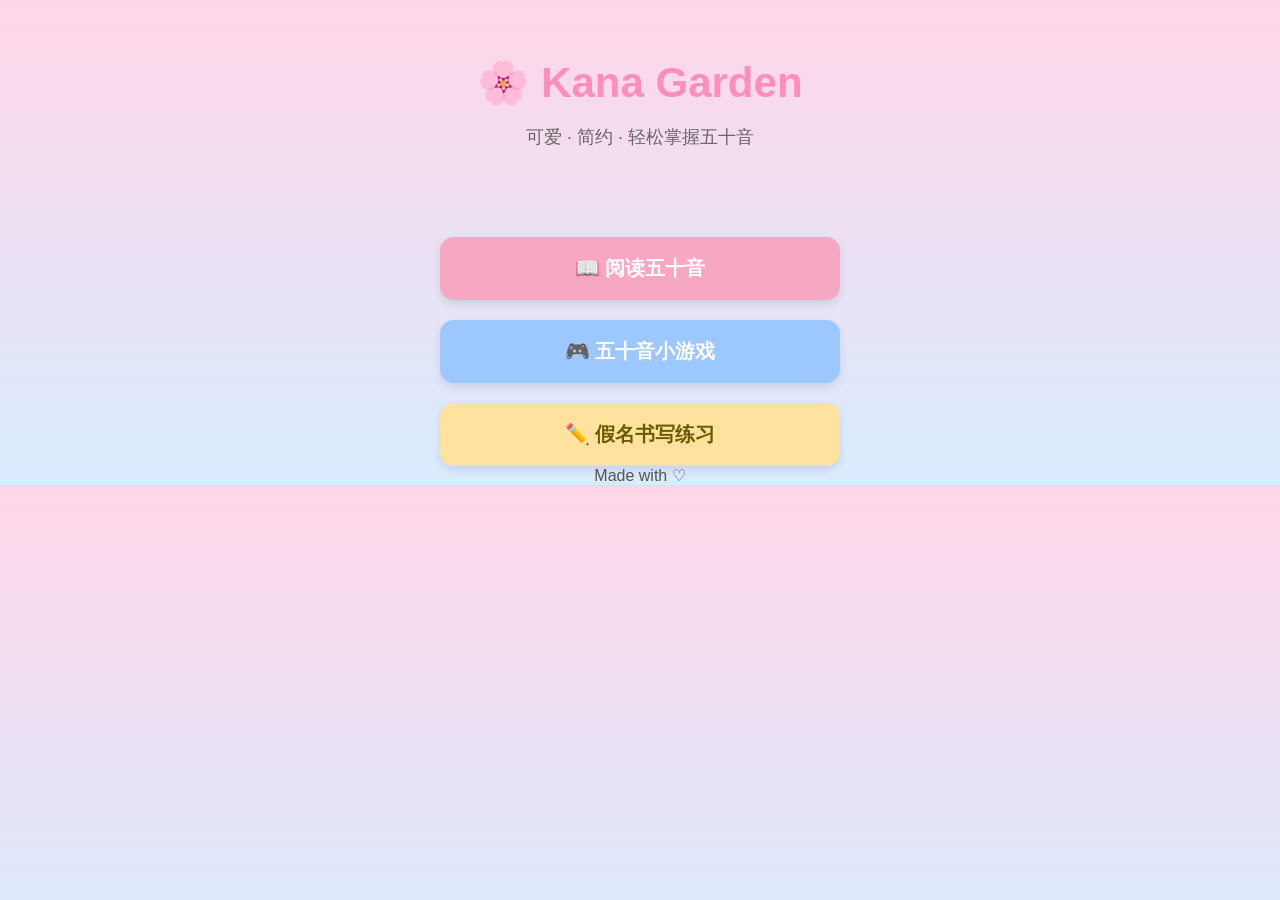
<file: index.html>
<!DOCTYPE html>
<html lang="zh">
<head>
  <meta charset="UTF-8">
  <meta name="viewport" content="width=device-width, initial-scale=1.0">
  <title>Kana Garden | 五十音花园</title>
  <link rel="stylesheet" href="assets/style.css">
</head>

<body>
<header class="header">
  <h1 class="logo">🌸 Kana Garden</h1>
  <p class="sub">可爱 · 简约 · 轻松掌握五十音</p>
</header>

<main class="menu">
  <a class="menu-btn pink" href="reading.html">📖 阅读五十音</a>
  <a class="menu-btn blue" href="game.html">🎮 五十音小游戏</a>
  <a class="menu-btn yellow" href="writing.html">✏️ 假名书写练习</a>
</main>

<footer class="footer">
  Made with ♡
</footer>
</body>
</html>
</file>
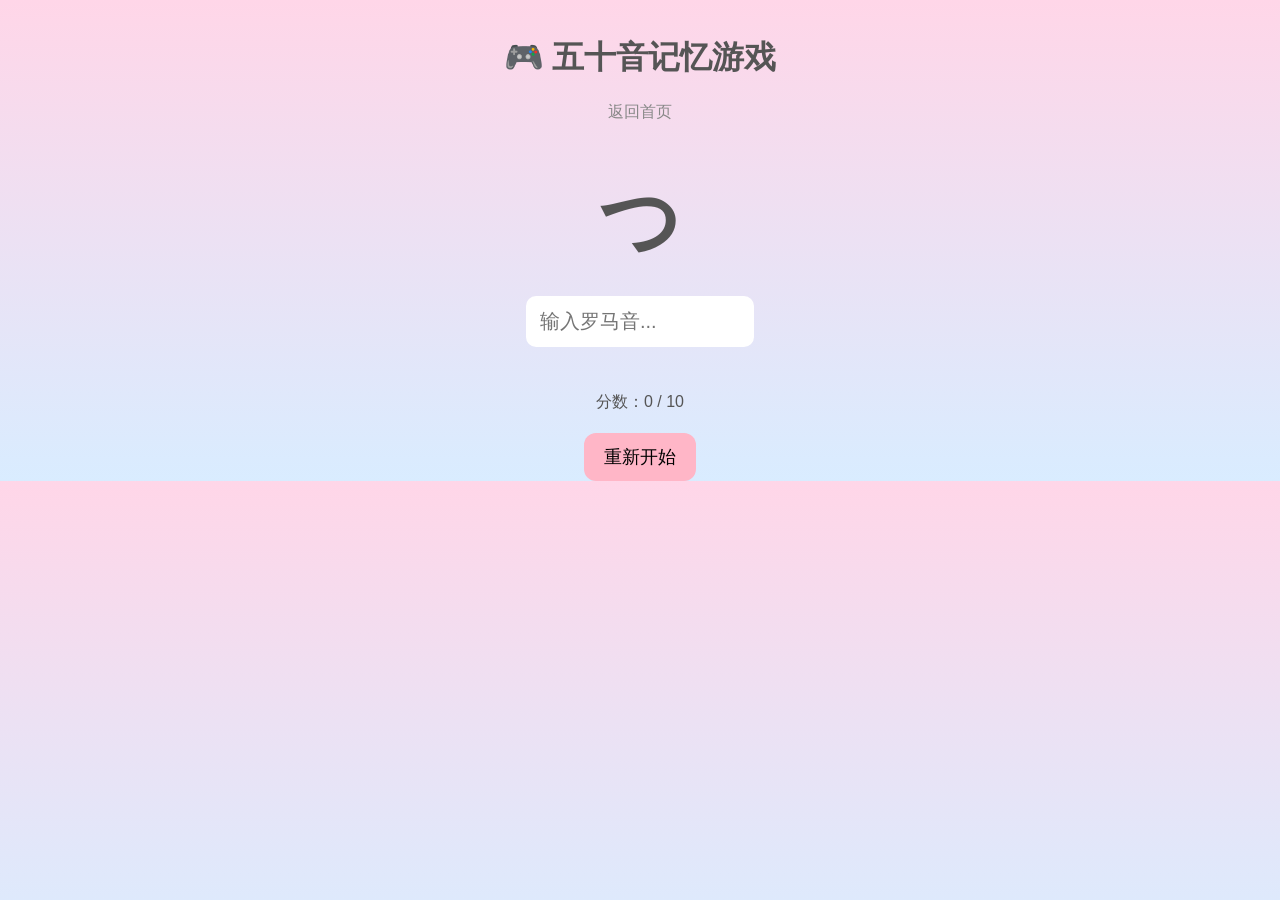
<file: game.html>
<!DOCTYPE html>
<html lang="zh">
<head>
  <meta charset="UTF-8">
  <meta name="viewport" content="width=device-width, initial-scale=1.0">
  <title>五十音游戏 | Kana Garden</title>
  <link rel="stylesheet" href="assets/style.css">
</head>

<body>
<header class="header small">
  <h1>🎮 五十音记忆游戏</h1>
  <a class="back" href="index.html">返回首页</a>
</header>

<main class="game-box">
  <div id="question" class="game-question">あ</div>

  <input id="answer" class="answer" placeholder="输入罗马音..." autocomplete="off">

  <div id="feedback" class="feedback"></div>

  <div class="score-box">
    分数：<span id="score">0</span> / 10
  </div>

  <button id="restart" class="restart">重新开始</button>
</main>

<script src="js/kana-data.js"></script>
<script src="js/game.js"></script>

</body>
</html>
</file>
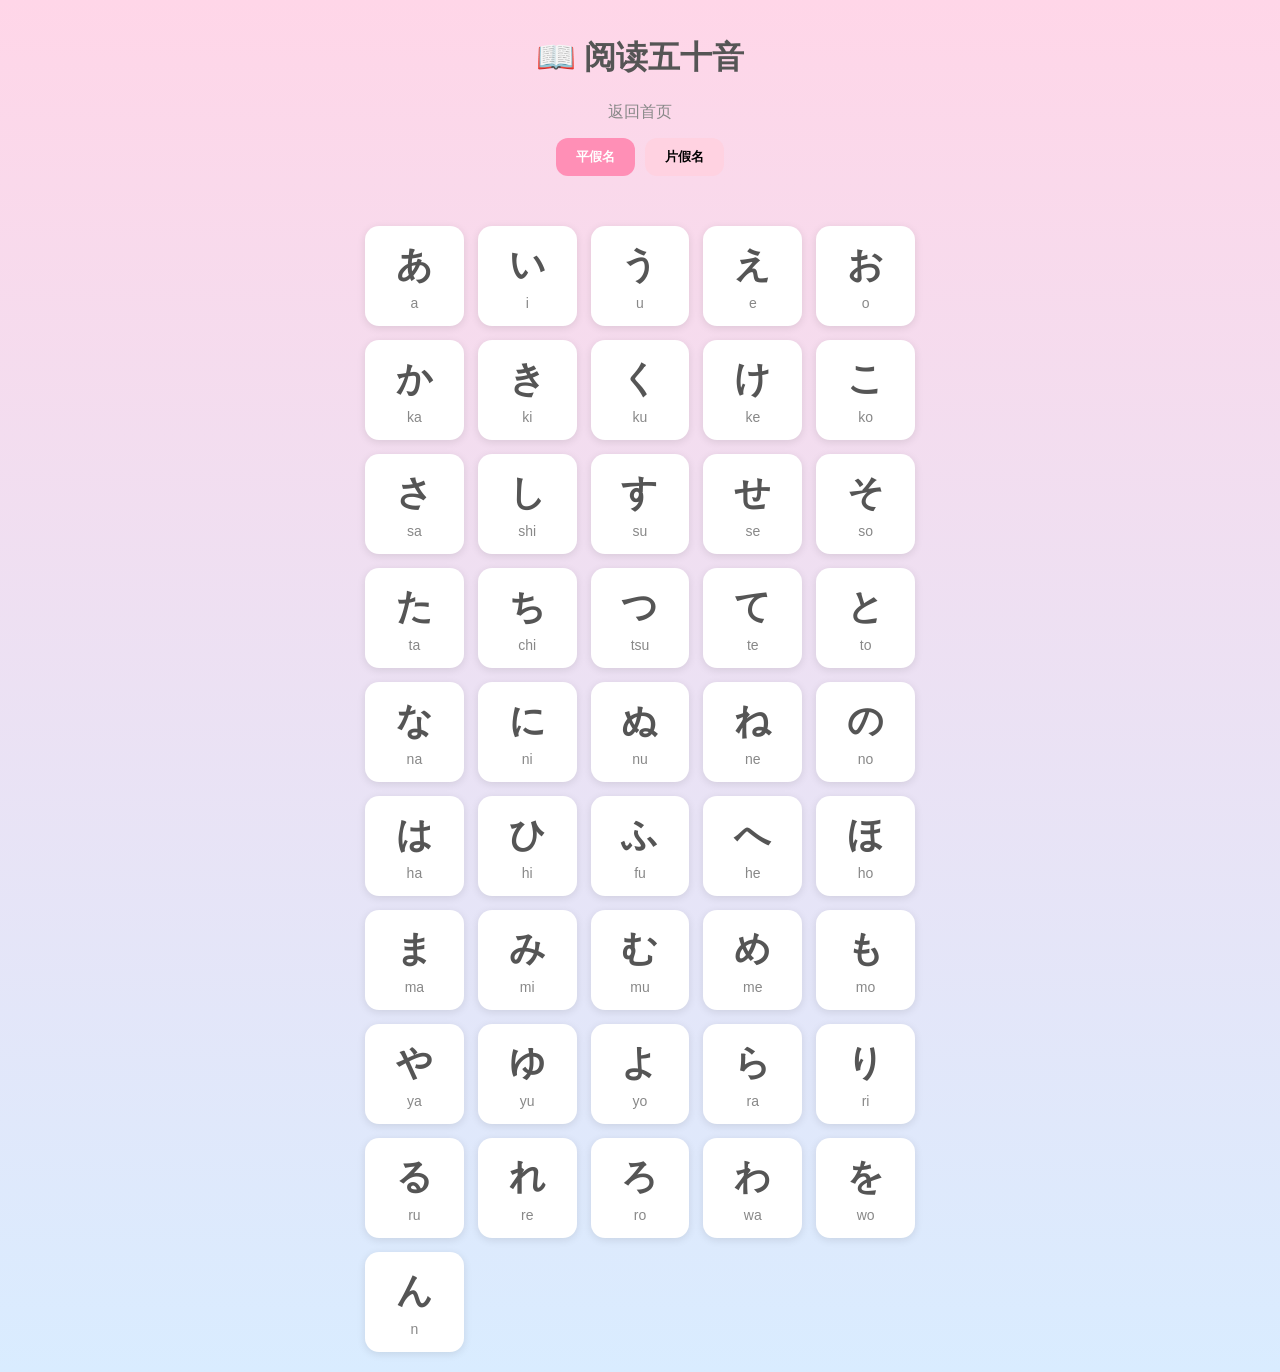
<file: reading.html>
<!DOCTYPE html>
<html lang="zh">
<head>
  <meta charset="UTF-8">
  <meta name="viewport" content="width=device-width, initial-scale=1.0">
  <title>阅读五十音 | Kana Garden</title>
  <link rel="stylesheet" href="assets/style.css">
</head>

<body>
<header class="header small">
  <h1>📖 阅读五十音</h1>
  <a class="back" href="index.html">返回首页</a>

  <div class="toggle-box">
    <button id="hiraganaBtn" class="active">平假名</button>
    <button id="katakanaBtn">片假名</button>
  </div>
</header>

<main>
  <div id="kanaGrid" class="kana-grid"></div>
</main>

<script src="js/kana-data.js"></script>
<script src="js/reading.js"></script>

</body>
</html>
</file>
<file: assets/style.css>
/* --------------------
   全局基础样式
---------------------*/
body {
  margin: 0;
  font-family: "Nunito", sans-serif;
  background: linear-gradient(to bottom, #ffd6e8, #d9ecff);
  color: #555;
  text-align: center;
}

/* 黑色字体避免过浅 */
h1, h2, h3, p { color: #555; }

/* --------------------
   Header / Logo
---------------------*/
.header {
  padding: 30px 20px;
}
.header.small {
  padding: 15px 20px;
}

.logo {
  font-size: 42px;
  font-weight: 900;
  color: #ff8fb6;
}

.sub {
  margin-top: -10px;
  font-size: 18px;
  color: #666;
}

.back {
  font-size: 16px;
  text-decoration: none;
  color: #888;
}

/* --------------------
   首页按钮
---------------------*/
.menu {
  display: flex;
  flex-direction: column;
  max-width: 400px;
  margin: 0 auto;
  margin-top: 40px;
  gap: 20px;
}

.menu-btn {
  padding: 18px;
  font-size: 20px;
  border-radius: 14px;
  text-decoration: none;
  color: white;
  font-weight: 700;
  transition: transform 0.15s ease;
  box-shadow: 0 4px 10px rgba(0,0,0,0.1);
}

.menu-btn:hover {
  transform: translateY(-4px);
}

.pink    { background: #f7a7c2; }
.blue    { background: #9dc7ff; }
.yellow  { background: #ffe29d; color: #6b5c00; }

/* --------------------
   阅读：假名网格
---------------------*/
.toggle-box {
  margin: 15px;
  display: flex;
  justify-content: center;
  gap: 10px;
}

.toggle-box button {
  padding: 10px 20px;
  border-radius: 12px;
  font-weight: bold;
  border: none;
  background: #ffd2e1;
  cursor: pointer;
}

.toggle-box button.active {
  background: #ff8fb6;
  color: white;
}

.kana-grid {
  display: grid;
  grid-template-columns: repeat(5, 1fr);
  max-width: 550px;
  margin: 20px auto;
  gap: 14px;
}

.kana-card {
  background: white;
  border-radius: 14px;
  padding: 15px 0;
  box-shadow: 0 2px 8px rgba(0,0,0,0.1);
}

.kana {
  font-size: 36px;
  font-weight: bold;
}

.romaji {
  margin-top: 5px;
  color: #888;
  font-size: 14px;
}

/* --------------------
   游戏页面
---------------------*/
.game-box {
  margin-top: 30px;
}

.game-question {
  font-size: 80px;
  font-weight: bold;
}

.answer {
  margin-top: 20px;
  padding: 12px;
  font-size: 20px;
  width: 200px;
  border-radius: 10px;
  border: 2px solid white;
}

.feedback {
  height: 30px;
  margin-top: 15px;
  font-size: 22px;
  font-weight: bold;
}

.restart {
  margin-top: 20px;
  padding: 12px 20px;
  font-size: 18px;
  border-radius: 12px;
  background: #ffb6c7;
  border: none;
}

/* --------------------
   书写（Canvas）
---------------------*/
/* ================== 页面布局 ================== */
#write-page {
  display: flex;
  justify-content: center;
  align-items: flex-start;
  gap: 40px;
  margin-top: 30px;
}

/* ================== 左侧 ================== */
#left-panel {
  width: 280px;
  background: rgba(255,255,255,0.75);
  padding: 20px;
  border-radius: 16px;
  box-shadow: 0 4px 10px rgba(0,0,0,0.1);
}

#switch-row {
  display: flex;
  justify-content: center;
  gap: 10px;
  margin-bottom: 15px;
}

.tab {
  padding: 10px 15px;
  background: #ffd6e8;
  border-radius: 10px;
  border: none;
  cursor: pointer;
}
.tab.active {
  background: #ff8fb6;
  color: white;
}

.kana-buttons {
  display: grid;
  grid-template-columns: repeat(4, 1fr);
  gap: 8px;
}

.kana-btn {
  padding: 10px;
  background: white;
  border-radius: 8px;
  cursor: pointer;
  font-size: 20px;
  text-align: center;
  box-shadow: 0 2px 6px rgba(0,0,0,0.1);
}

/* ================== 右侧 ================== */
#write-area {
  text-align: center;
}

#canvas-box {
  position: relative;
  width: 300px;
  height: 300px;
  margin-bottom: 20px;
}

#canvas-box canvas {
  position: absolute;
  top: 0;
  left: 0;
  border-radius: 12px;
}

#gridCanvas {
  z-index: 1;
  background: white;
}

#strokeCanvas {
  z-index: 2;
  pointer-events: none;
}

#writeCanvas {
  z-index: 3;
  cursor: crosshair;
}

/* 清除按钮 */
.clear-btn {
  padding: 10px 20px;
  background: #ff9ec7;
  color: white;
  border: none;
  border-radius: 10px;
  cursor: pointer;
}

/* 手机自适应 */
@media (max-width: 768px) {
  #write-page {
    flex-direction: column;
    align-items: center;
  }
}
</file>
